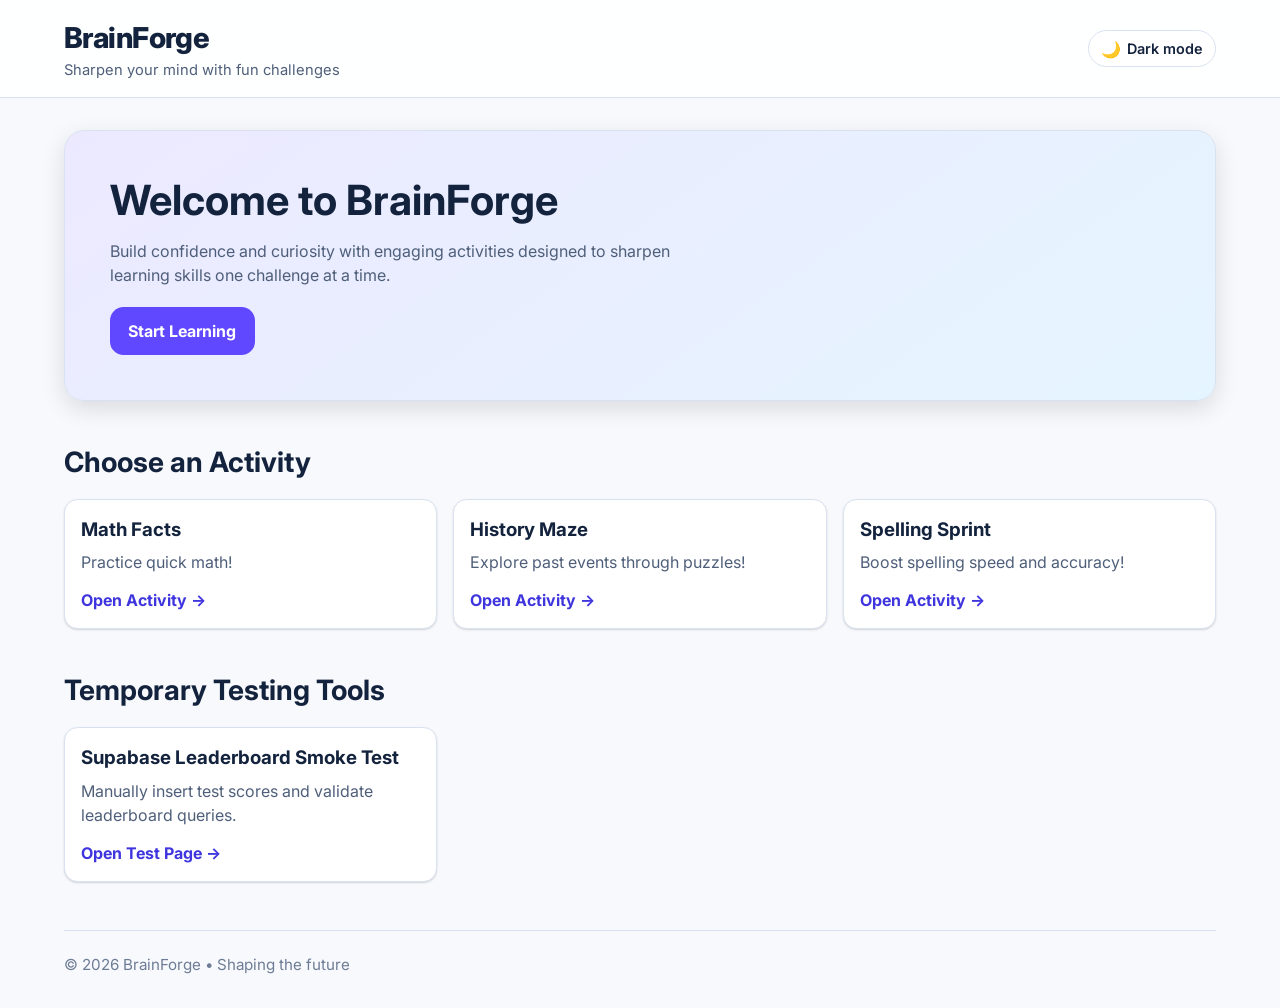
<file: index.html>
<!doctype html>
<html lang="en" data-theme="light">
  <head>
    <meta charset="UTF-8" />
    <meta name="viewport" content="width=device-width, initial-scale=1.0" />
    <meta
      name="description"
      content="BrainForge is an educational web app with fun, kid-friendly learning challenges."
    />
    <title>BrainForge | Educational Challenges</title>
    <link rel="icon" href="./favicon.ico" />
    <link rel="preconnect" href="https://fonts.googleapis.com" />
    <link rel="preconnect" href="https://fonts.gstatic.com" crossorigin />
    <link
      href="https://fonts.googleapis.com/css2?family=Inter:wght@400;500;600;700;800&display=swap"
      rel="stylesheet"
    />
    <link rel="stylesheet" href="./css/reset.css" />
    <link rel="stylesheet" href="./css/variables.css" />
    <link rel="stylesheet" href="./css/global.css" />
    <link rel="stylesheet" href="./css/header.css" />
    <link rel="stylesheet" href="./css/homepage.css" />
    <link rel="stylesheet" href="./css/theme-toggle.css" />
  </head>
  <body>
    <a class="skip-link" href="#main-content">Skip to main content</a>

    <div class="site-shell">
      <header id="site-header" class="site-header" aria-label="Site header"></header>

      <main id="main-content" tabindex="-1"></main>

      <footer class="site-footer">
        <p>© 2026 BrainForge • Shaping the future</p>
      </footer>
    </div>

    <script type="module" src="./js/main.js"></script>
  </body>
</html>
</file>
<file: css/variables.css>
:root {
  --font-family-sans: 'Inter', system-ui, -apple-system, BlinkMacSystemFont, 'Segoe UI',
    sans-serif;
  --radius-sm: 0.5rem;
  --radius-md: 0.85rem;
  --radius-lg: 1.25rem;
  --shadow-sm: 0 1px 2px rgb(0 0 0 / 0.15);
  --shadow-md: 0 8px 24px rgb(0 0 0 / 0.12);
  --transition-base: 180ms ease;
  --max-width: 72rem;
}

html[data-theme='light'] {
  --bg-primary: #f7f9fc;
  --bg-secondary: #ffffff;
  --bg-elevated: #ffffff;
  --header-bg: #ffffffde;
  --footer-bg: #eef2f8;
  --text-primary: #14233d;
  --text-secondary: #4f5f7a;
  --text-muted: #6e7c96;
  --border-color: #d9e2f1;
  --accent: #5f48ff;
  --accent-contrast: #ffffff;
  --accent-soft: #ece9ff;
  --link-color: #3f35df;
  --card-bg: #ffffff;
  --button-bg: #5f48ff;
  --button-text: #ffffff;
  --button-hover: #5038ef;
  --focus-ring: #00a3ff;
  --hero-gradient: linear-gradient(145deg, #ece9ff 0%, #e5f5ff 100%);
}

html[data-theme='dark'] {
  --bg-primary: #0b1220;
  --bg-secondary: #111a2b;
  --bg-elevated: #152238;
  --header-bg: #111a2be0;
  --footer-bg: #090f1b;
  --text-primary: #f2f6ff;
  --text-secondary: #c8d4e9;
  --text-muted: #9fb0cd;
  --border-color: #273753;
  --accent: #8d7dff;
  --accent-contrast: #0b1220;
  --accent-soft: #26224f;
  --link-color: #aeceff;
  --card-bg: #152238;
  --button-bg: #8d7dff;
  --button-text: #0b1220;
  --button-hover: #9f91ff;
  --focus-ring: #66ceff;
  --hero-gradient: linear-gradient(145deg, #1d2b46 0%, #1b2442 100%);
}
</file>
<file: css/global.css>
body {
  font-family: var(--font-family-sans);
  background: var(--bg-primary);
  color: var(--text-primary);
}

.site-shell {
  min-height: 100dvh;
  display: grid;
  grid-template-rows: auto 1fr auto;
}

main,
.site-header__inner,
.site-footer {
  width: min(100% - 2rem, var(--max-width));
  margin-inline: auto;
}

main {
  padding-block: 2rem 3rem;
}

.site-footer {
  border-top: 1px solid var(--border-color);
  color: var(--text-muted);
  font-size: 0.95rem;
  padding-block: 1.4rem 2rem;
}

a {
  color: var(--link-color);
}

button,
.card-link {
  cursor: pointer;
}

.skip-link {
  position: absolute;
  top: -100%;
  left: 1rem;
  background: var(--bg-elevated);
  color: var(--text-primary);
  border: 2px solid var(--focus-ring);
  padding: 0.5rem 0.8rem;
  border-radius: var(--radius-sm);
  z-index: 100;
  transition: top var(--transition-base);
}

.skip-link:focus {
  top: 0.75rem;
}

:focus-visible {
  outline: 3px solid var(--focus-ring);
  outline-offset: 2px;
}
</file>
<file: css/header.css>
.site-header {
  position: sticky;
  top: 0;
  z-index: 30;
  background: var(--header-bg);
  backdrop-filter: blur(6px);
  border-bottom: 1px solid var(--border-color);
}

.site-header__inner {
  display: flex;
  align-items: center;
  justify-content: space-between;
  gap: 1rem;
  padding-block: 1rem;
}

.branding__title {
  font-size: clamp(1.25rem, 1rem + 1.2vw, 1.8rem);
  font-weight: 800;
  letter-spacing: -0.02em;
}

.branding__tagline {
  color: var(--text-secondary);
  font-size: 0.92rem;
}
</file>
<file: css/homepage.css>
.hero {
  background: var(--hero-gradient);
  border: 1px solid var(--border-color);
  border-radius: var(--radius-lg);
  box-shadow: var(--shadow-md);
  padding: clamp(1.5rem, 1.2rem + 2vw, 3rem);
  margin-bottom: 2rem;
}

.hero h1 {
  font-size: clamp(1.6rem, 1.3rem + 2vw, 2.6rem);
  line-height: 1.2;
  margin-bottom: 0.8rem;
}

.hero p {
  color: var(--text-secondary);
  max-width: 58ch;
}

.hero__cta {
  display: inline-block;
  margin-top: 1.25rem;
  background: var(--button-bg);
  color: var(--button-text);
  font-weight: 700;
  padding: 0.75rem 1.15rem;
  border-radius: var(--radius-md);
  transition: transform var(--transition-base), background-color var(--transition-base);
}

.hero__cta:hover {
  background: var(--button-hover);
  transform: translateY(-2px);
}

.activities-section {
  margin-top: 2.5rem;
}

.activities-section h2 {
  font-size: clamp(1.25rem, 1.05rem + 1vw, 1.75rem);
  margin-bottom: 1rem;
}

.activity-grid {
  display: grid;
  gap: 1rem;
  grid-template-columns: 1fr;
}

.activity-card {
  background: var(--card-bg);
  border: 1px solid var(--border-color);
  border-radius: var(--radius-md);
  padding: 1rem;
  box-shadow: var(--shadow-sm);
  height: 100%;
}

.activity-card h3 {
  margin-bottom: 0.4rem;
}

.activity-card p {
  color: var(--text-secondary);
  margin-bottom: 0.9rem;
}

.activity-card__link {
  font-weight: 700;
  color: var(--link-color);
}

.route-placeholder {
  min-height: 45dvh;
  display: grid;
  place-items: center;
  text-align: center;
  padding: 1.5rem;
}

.route-placeholder__panel {
  background: var(--bg-elevated);
  border: 1px solid var(--border-color);
  border-radius: var(--radius-lg);
  padding: 2rem;
  max-width: 52ch;
}

.route-placeholder h2 {
  margin-bottom: 0.7rem;
}

.route-placeholder p {
  color: var(--text-secondary);
}

@media (min-width: 44rem) {
  .activity-grid {
    grid-template-columns: repeat(2, minmax(0, 1fr));
  }
}

@media (min-width: 68rem) {
  .activity-grid {
    grid-template-columns: repeat(3, minmax(0, 1fr));
  }
}
</file>
<file: css/theme-toggle.css>
.theme-toggle {
  display: inline-flex;
  align-items: center;
  gap: 0.4rem;
  border: 1px solid var(--border-color);
  background: var(--bg-elevated);
  color: var(--text-primary);
  border-radius: 999px;
  padding: 0.4rem 0.75rem;
  transition: background-color var(--transition-base), transform var(--transition-base);
}

.theme-toggle:hover {
  transform: translateY(-1px);
  background: var(--accent-soft);
}

.theme-toggle__icon {
  font-size: 1rem;
  line-height: 1;
}

.theme-toggle__text {
  font-weight: 600;
  font-size: 0.9rem;
}
</file>
